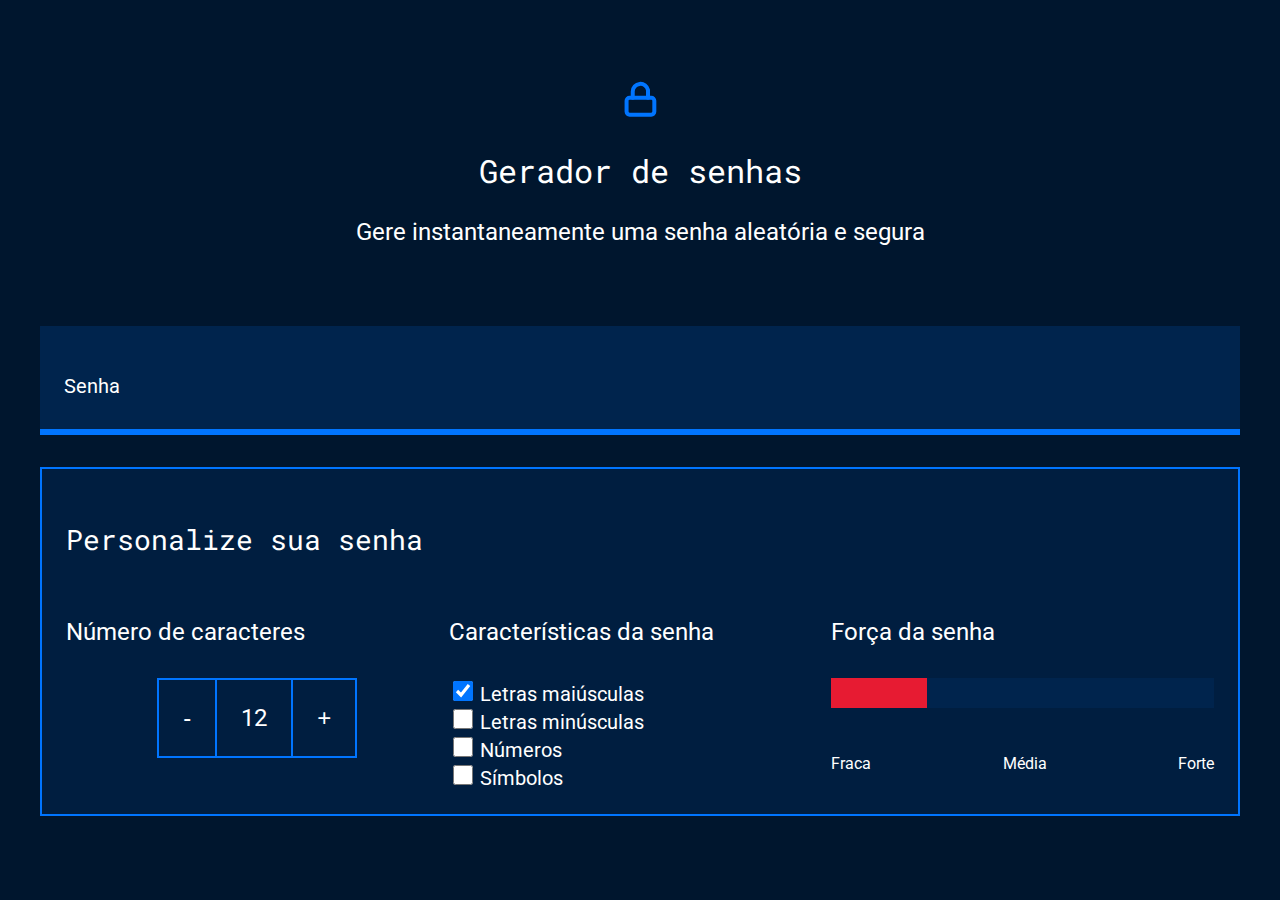
<file: index.html>
<!DOCTYPE html>
<html lang="pt-br">

<head>
    <meta charset="UTF-8">
    <meta name="viewport" content="width=device-width, initial-scale=1.0">
    <title>Gerador de senha</title>
    <link rel="stylesheet" href="style.css">
</head>

<body>
    <section class="conteudo">
        <div class="conteudo-titulo">
            <img src="unlock.svg" alt="cadeado fechado">
            <h2 class="titulo-principal">Gerador de senhas</h2>
            <h3 class="titulo-secundario">Gere instantaneamente uma senha aleatória e segura</h3>
        </div>
        <div class="conteudo-senha">
            <label for="senha">Senha</label>
            <input name="senha" type="text" id="campo-senha">
        </div>
        <div class="parametro">
            <h3 class="parametro-titulo">Personalize sua senha</h3>
            <div class="parametro-coluna__senha">
                <div class="parametro-senha">
                    <h4 class="parametro-senha__titulo">Número de caracteres</h4>
                    <div class="parametro-senha-botoes">
                        <button class="parametro-senha__botao">-</button>
                        <p class="parametro-senha__texto">12</p>
                        <button class="parametro-senha__botao">+</button>
                    </div>
                </div>
                <div class="parametro-senha">
                    <h4 class="parametro-senha__titulo">Características da senha</h4>
                     <div class="parametro-senha-checkbox">
                        <input name="maiusculo" type="checkbox" class="checkbox" checked>
                        <label for="maiusculo">Letras maiúsculas</label>
                    </div>
                    <div class="parametro-senha-checkbox">
                        <input name="minusculo" type="checkbox" class="checkbox">
                        <label for="minusculo">Letras minúsculas</label>
                    </div>
                    <div class="parametro-senha-checkbox">
                        <input name="numero" type="checkbox" class="checkbox">
                        <label for="numero">Números</label>
                    </div>
                    <div class="parametro-senha-checkbox">
                        <input name="simbolo" type="checkbox" class="checkbox">
                        <label for="simbolo">Símbolos</label>
                    </div>
                </div>
                <div class="parametro-senha">
                    <h4 class="parametro-senha__titulo">Força da senha</h4>
                    <div class="barra"></div>
                    <div class="forca fraca"></div>
                    <div class="parametro-senha-textos">
                        <p>Fraca</p>
                        <p>Média</p>
                        <p>Forte</p>
                </div>
                </div>
            </div>
        </div>
    </section>
    <script src="main.js"></script>
</body>

</html>
</file>
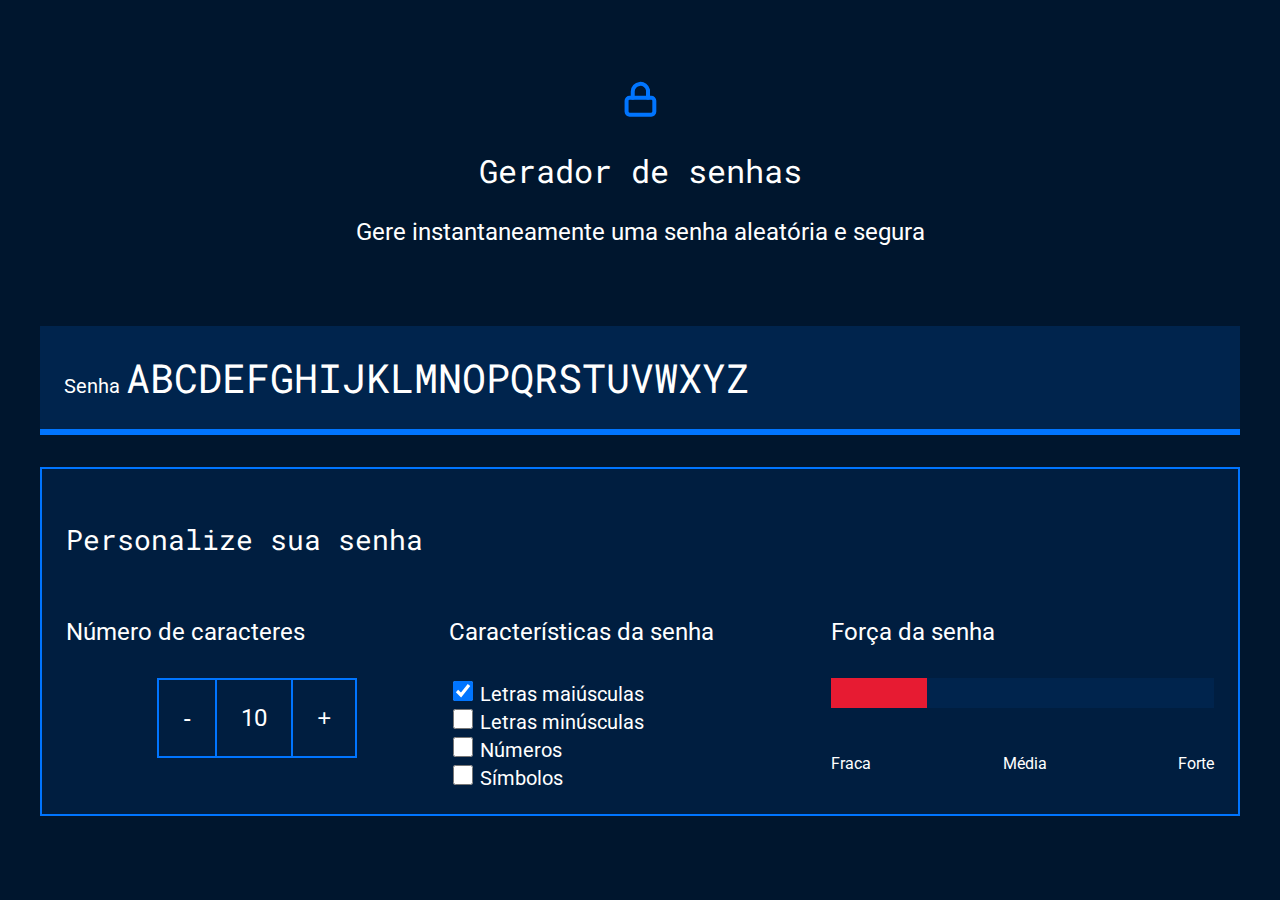
<file: js-senhas-seguras-main/index.html>
<!DOCTYPE html>
<html lang="pt-br">

<head>
    <meta charset="UTF-8">
    <meta name="viewport" content="width=device-width, initial-scale=1.0">
    <title>Gerador de senha</title>
    <link rel="stylesheet" href="style.css">
</head>

<body>
    <section class="conteudo">
        <div class="conteudo-titulo">
            <img src="unlock.svg" alt="cadeado fechado">
            <h2 class="titulo-principal">Gerador de senhas</h2>
            <h3 class="titulo-secundario">Gere instantaneamente uma senha aleatória e segura</h3>
        </div>
        <div class="conteudo-senha">
            <label for="senha">Senha</label>
            <input name="senha" type="text" id="campo-senha" readonly>
        </div>
        <div class="parametro">
            <h3 class="parametro-titulo">Personalize sua senha</h3>
            <div class="parametro-coluna__senha">
                <div class="parametro-senha">
                    <h4 class="parametro-senha__titulo">Número de caracteres</h4>
                    <div class="parametro-senha-botoes">
                        <button class="parametro-senha__botao">-</button>
                        <p class="parametro-senha__texto">10</p>
                        <button class="parametro-senha__botao">+</button>
                    </div>
                </div>
                <div class="parametro-senha">
                    <h4 class="parametro-senha__titulo">Características da senha</h4>
                     <div class="parametro-senha-checkbox">
                        <input name="maiusculo" type="checkbox" class="checkbox" checked>
                        <label for="maiusculo">Letras maiúsculas</label>
                    </div>
                    <div class="parametro-senha-checkbox">
                        <input name="minusculo" type="checkbox" class="checkbox">
                        <label for="minusculo">Letras minúsculas</label>
                    </div>
                    <div class="parametro-senha-checkbox">
                        <input name="numero" type="checkbox" class="checkbox">
                        <label for="numero">Números</label>
                    </div>
                    <div class="parametro-senha-checkbox">
                        <input name="simbolo" type="checkbox" class="checkbox">
                        <label for="simbolo">Símbolos</label>
                    </div>
                </div>
                <div class="parametro-senha">
                    <h4 class="parametro-senha__titulo">Força da senha</h4>
                    <div class="barra"></div>
                    <div class="forca fraca"></div>
                    <div class="parametro-senha-textos">
                        <p>Fraca</p>
                        <p>Média</p>
                        <p>Forte</p>
                </div>
                </div>
            </div>
        </div>
    </section>
    <script src="main.js"></script>
</body>

</html>
</file>
<file: style.css>
@import url('https://fonts.googleapis.com/css2?family=Roboto&family=Roboto+Mono&display=swap');

:root {
    --branco: white;
    --cor-de-fundo: #00162E;
    --fundo-senha: #00244D;
    --fundo-texto: #001E40;
    --borda: #0075FF;
    --roboto: 'Roboto', sans-serif;
    --roboto-mono: 'Roboto Mono', monospace;
}

* {
    font-weight: 400;
}

body {
    color: var(--branco);
    background-color: var(--cor-de-fundo);
    font-family: var(--roboto);
}

.titulo-principal {
    font-family: var(--roboto-mono);
    font-size: 32px;
}

.titulo-secundario {
    font-size: 24px;
}

.conteudo-titulo {
    text-align: center;
    margin-top: 80px;
}

.conteudo-senha {
    margin-top: 80px;
    background: var(--fundo-senha);
    padding: 24px;
    border-bottom: 6px solid var(--borda);
}

#campo-senha {
    background-color: var(--fundo-senha);
    border: none;
    color: var(--branco);
    font-family: var(--roboto-mono);
    font-size: 40px;
    width: 70%;
}

#campo-senha:focus {
    outline: none;
}

.conteudo {
    max-width: 1200px;
    margin: 0 auto;
}

.parametro {
    background-color: var(--fundo-texto);
    border: 2px solid var(--borda);
    margin-top: 32px;
    padding: 24px;
}

.parametro-titulo {
    font-family: var(--roboto-mono);
    font-size: 28px;
}

.parametro-senha__titulo {
    font-size: 24px;
}

.parametro-coluna__senha {
    display: flex;
    flex-direction: column;
    justify-content: center;
}

.parametro-senha {
    width: 50%;
    margin: 0 auto;
}

.parametro-senha-botoes {
    display: flex;
    justify-content: center;
}

.parametro-senha__botao {
    background-color: var(--fundo-texto);
    color: var(--branco);
    border: 2px solid var(--borda);
    padding: 24px;
    font-size: 24px;
    cursor: pointer;
}
.parametro-senha__texto {
    padding: 24px;
    border-top: 2px solid var(--borda);
    border-bottom: 2px solid var(--borda);
    margin: 0;
    font-size: 24px;
}
label{
    font-size: 20px;
}
.checkbox{
    width: 20px;
    height: 20px;
    cursor: pointer;
}
.barra{
    background-color: var(--fundo-senha);
    height: 30px;
    width: 100%;
}
.forca{
    height: 30px;
    position: relative;
    bottom: 30px;
}
.fraca{
    width: 25%;
    background-color: #E71B32; 
}
.media{
    background-color: #FAF408;
    width: 50%;
}
.forte{
    background-color: #00FF85;
    width: 100%;
}
.parametro-senha-textos {
    display: flex;
    justify-content: space-between;
}

@media screen and (min-width: 768px) {
    .parametro-coluna__senha {
        flex-direction: row;
    }
}
</file>
<file: js-senhas-seguras-main/style.css>
@import url('https://fonts.googleapis.com/css2?family=Roboto&family=Roboto+Mono&display=swap');

:root {
    --branco: white;
    --cor-de-fundo: #00162E;
    --fundo-senha: #00244D;
    --fundo-texto: #001E40;
    --borda: #0075FF;
    --roboto: 'Roboto', sans-serif;
    --roboto-mono: 'Roboto Mono', monospace;
}

* {
    font-weight: 400;
}

body {
    color: var(--branco);
    background-color: var(--cor-de-fundo);
    font-family: var(--roboto);
}

.titulo-principal {
    font-family: var(--roboto-mono);
    font-size: 32px;
}

.titulo-secundario {
    font-size: 24px;
}

.conteudo-titulo {
    text-align: center;
    margin-top: 80px;
}

.conteudo-senha {
    margin-top: 80px;
    background: var(--fundo-senha);
    padding: 24px;
    border-bottom: 6px solid var(--borda);
}

#campo-senha {
    background-color: var(--fundo-senha);
    border: none;
    color: var(--branco);
    font-family: var(--roboto-mono);
    font-size: 40px;
    width: 70%;
}

#campo-senha:focus {
    outline: none;
}

.conteudo {
    max-width: 1200px;
    margin: 0 auto;
}

.parametro {
    background-color: var(--fundo-texto);
    border: 2px solid var(--borda);
    margin-top: 32px;
    padding: 24px;
}

.parametro-titulo {
    font-family: var(--roboto-mono);
    font-size: 28px;
}

.parametro-senha__titulo {
    font-size: 24px;
}

.parametro-coluna__senha {
    display: flex;
    flex-direction: column;
    justify-content: center;
}

.parametro-senha {
    width: 50%;
    margin: 0 auto;
}

.parametro-senha-botoes {
    display: flex;
    justify-content: center;
}

.parametro-senha__botao {
    background-color: var(--fundo-texto);
    color: var(--branco);
    border: 2px solid var(--borda);
    padding: 24px;
    font-size: 24px;
    cursor: pointer;
}
.parametro-senha__texto {
    padding: 24px;
    border-top: 2px solid var(--borda);
    border-bottom: 2px solid var(--borda);
    margin: 0;
    font-size: 24px;
}
label{
    font-size: 20px;
}
.checkbox{
    width: 20px;
    height: 20px;
    cursor: pointer;
}
.barra{
    background-color: var(--fundo-senha);
    height: 30px;
    width: 100%;
}
.forca{
    height: 30px;
    position: relative;
    bottom: 30px;
}
.fraca{
    width: 25%;
    background-color: #E71B32; 
}
.media{
    background-color: #FAF408;
    width: 50%;
}
.forte{
    background-color: #00FF85;
    width: 100%;
}
.parametro-senha-textos {
    display: flex;
    justify-content: space-between;
}

@media screen and (min-width: 768px) {
    .parametro-coluna__senha {
        flex-direction: row;
    }
}
</file>
